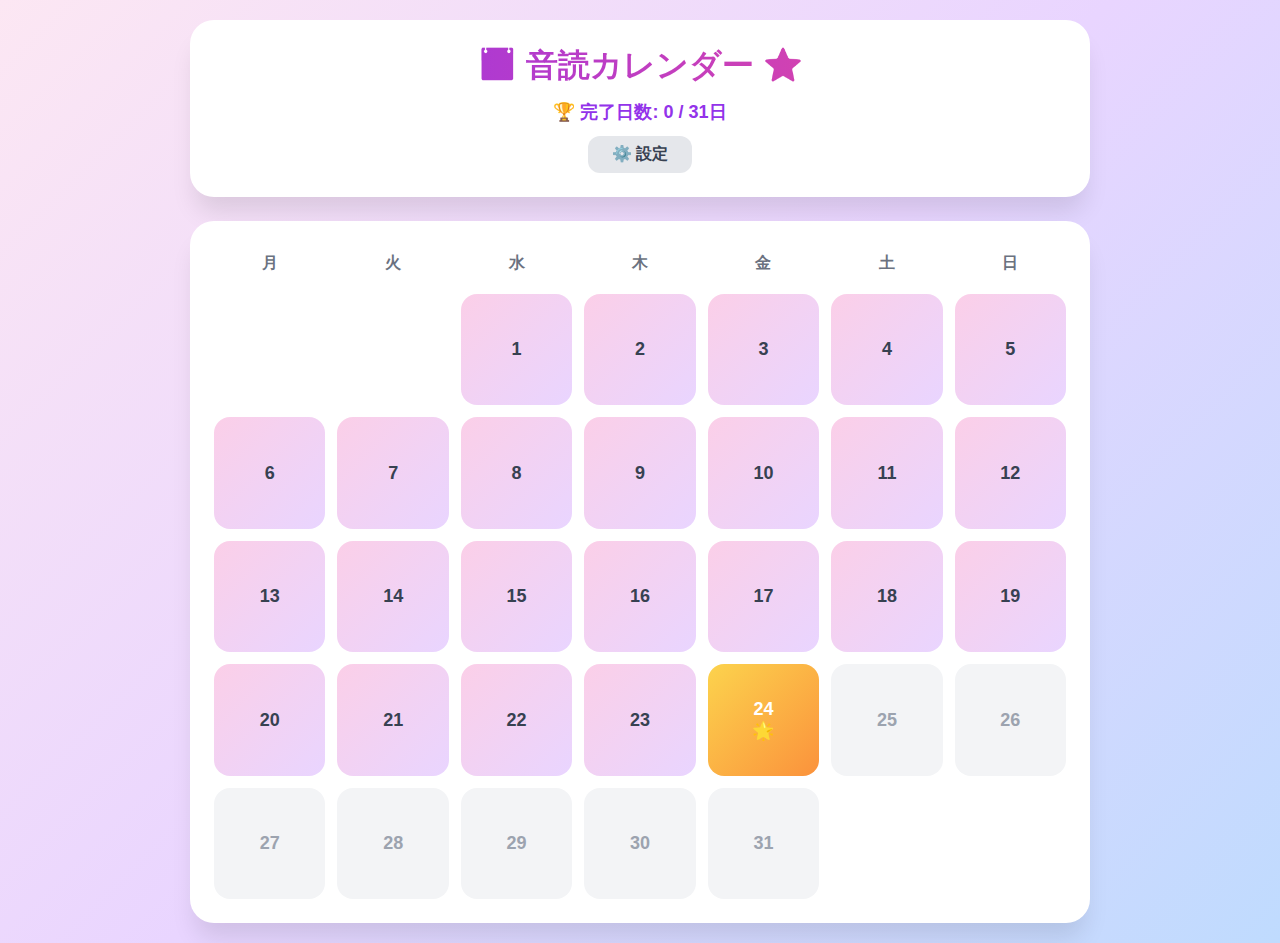
<file: index.html>
<!DOCTYPE html>
<html lang="ja">
<head>
  <meta charset="UTF-8">
  <meta name="viewport" content="width=device-width, initial-scale=1.0">
  <title>音読カレンダー 📚</title>
  <style>
    * { box-sizing: border-box; margin: 0; padding: 0; }
    body {
      font-family: -apple-system, BlinkMacSystemFont, 'Segoe UI', sans-serif;
      background: linear-gradient(135deg, #fce7f3 0%, #e9d5ff 50%, #bfdbfe 100%);
      min-height: 100vh;
      padding: 20px;
    }
    .container { max-width: 900px; margin: 0 auto; }
    .header {
      background: white;
      border-radius: 24px;
      padding: 24px;
      text-align: center;
      box-shadow: 0 20px 25px -5px rgba(0,0,0,0.1);
      margin-bottom: 24px;
    }
    .title {
      font-size: 32px;
      font-weight: bold;
      background: linear-gradient(to right, #9333ea, #ec4899);
      -webkit-background-clip: text;
      -webkit-text-fill-color: transparent;
      margin-bottom: 12px;
    }
    .calendar {
      background: white;
      border-radius: 24px;
      padding: 24px;
      box-shadow: 0 20px 25px -5px rgba(0,0,0,0.1);
    }
    .grid {
      display: grid;
      grid-template-columns: repeat(7, 1fr);
      gap: 12px;
    }
    .weekday-header {
      display: grid;
      grid-template-columns: repeat(7, 1fr);
      gap: 12px;
      margin-bottom: 12px;
      font-weight: bold;
      color: #6b7280;
      text-align: center;
    }
    .weekday {
      padding: 8px 0;
    }
    .empty-day {
      aspect-ratio: 1;
    }
    .day {
      aspect-ratio: 1;
      border: none;
      border-radius: 16px;
      font-size: 18px;
      font-weight: bold;
      cursor: pointer;
      transition: transform 0.2s;
    }
    .day:hover:not(:disabled) { transform: scale(1.1); }
    .day.today {
      background: linear-gradient(135deg, #fcd34d, #fb923c);
      color: white;
      animation: pulse 2s infinite;
    }
    .day.completed {
      background: linear-gradient(135deg, #4ade80, #10b981);
      color: white;
    }
    .day.past {
      background: linear-gradient(135deg, #fbcfe8, #e9d5ff);
      color: #374151;
    }
    .day:disabled {
      background: #f3f4f6;
      color: #9ca3af;
      cursor: not-allowed;
    }
    .modal {
      display: none;
      position: fixed;
      top: 0;
      left: 0;
      right: 0;
      bottom: 0;
      background: rgba(0,0,0,0.5);
      justify-content: center;
      align-items: center;
      z-index: 1000;
    }
    .modal.show { display: flex; }
    .modal-content {
      background: white;
      border-radius: 24px;
      padding: 32px;
      max-width: 500px;
      width: 90%;
      box-shadow: 0 25px 50px -12px rgba(0,0,0,0.25);
    }
    .btn {
      width: 100%;
      padding: 16px;
      border: none;
      border-radius: 12px;
      font-size: 16px;
      font-weight: bold;
      cursor: pointer;
      margin-top: 12px;
    }
    .btn-primary {
      background: linear-gradient(to right, #4ade80, #10b981);
      color: white;
      position: relative;
      overflow: hidden;
    }
    .btn-primary:disabled {
      background: #9ca3af;
      cursor: not-allowed;
    }
    .btn-primary:active:not(:disabled) {
      transform: scale(0.95);
    }
    .spinner {
      display: inline-block;
      width: 20px;
      height: 20px;
      border: 3px solid rgba(255,255,255,0.3);
      border-top-color: white;
      border-radius: 50%;
      animation: spin 0.8s linear infinite;
    }
    @keyframes spin {
      to { transform: rotate(360deg); }
    }
    .btn-secondary {
      background: #e5e7eb;
      color: #374151;
    }
    .record-btn {
      width: 120px;
      height: 120px;
      border-radius: 50%;
      border: none;
      font-size: 48px;
      cursor: pointer;
      margin: 24px auto;
      display: block;
      transition: transform 0.2s;
    }
    .record-btn:hover { transform: scale(1.1); }
    .record-btn.recording {
      background: #4b5563;
      animation: pulse 1s infinite;
    }
    .record-btn.ready {
      background: linear-gradient(135deg, #f87171, #f472b6);
    }
    input {
      width: 100%;
      padding: 12px;
      border: 2px solid #ddd;
      border-radius: 12px;
      font-size: 16px;
      margin-top: 8px;
    }
    @keyframes pulse {
      0%, 100% { opacity: 1; }
      50% { opacity: 0.7; }
    }
  </style>
</head>
<body>
  <div class="container">
    <div class="header">
      <div class="title">📅 音読カレンダー ⭐</div>
      <div id="student-name"></div>
      <div id="stats"></div>
      <button onclick="showSettings()" class="btn btn-secondary" style="width: auto; padding: 8px 24px; margin-top: 12px;">⚙️ 設定</button>
    </div>
    
    <div class="calendar">
      <div class="weekday-header">
        <div class="weekday">月</div>
        <div class="weekday">火</div>
        <div class="weekday">水</div>
        <div class="weekday">木</div>
        <div class="weekday">金</div>
        <div class="weekday">土</div>
        <div class="weekday">日</div>
      </div>
      <div class="grid" id="calendar"></div>
    </div>
  </div>

  <!-- 録音モーダル -->
  <div id="recordModal" class="modal">
    <div class="modal-content">
      <h2 style="text-align: center; margin-bottom: 24px;"><span id="dayNumber"></span>日目の音読</h2>
      <button id="recordBtn" class="record-btn ready" onclick="toggleRecording()">🎤</button>
      <p id="recordStatus" style="text-align: center; color: #6b7280; margin-bottom: 16px;">マイクボタンを押して録音開始</p>
      <audio id="audioPlayer" controls style="width: 100%; display: none; margin-bottom: 16px;"></audio>
      <button onclick="submitRecording()" class="btn btn-primary">✨ Done! コーチに送信</button>
      <button onclick="closeRecord()" class="btn btn-secondary">戻る</button>
    </div>
  </div>

  <!-- 設定モーダル -->
  <div id="settingsModal" class="modal">
    <div class="modal-content">
      <h2 style="text-align: center; margin-bottom: 24px;">⚙️ 設定</h2>
      <label style="display: block; font-weight: 600; margin-bottom: 8px;">あなたの名前</label>
      <input type="text" id="nameInput" placeholder="例: 田中太郎">
      <button onclick="saveSettings()" class="btn btn-primary">保存</button>
      <button onclick="closeSettings()" class="btn btn-secondary">キャンセル</button>
    </div>
  </div>

  <script>
    const GAS_URL = 'https://script.google.com/macros/s/AKfycby554PYVIqdvq9dMm2dbwy3GNu_2Z1AGkos6Nr_vSorou3MgqudnYKBDZnotKU2WjrV/exec';
    
    let mediaRecorder = null;
    let audioChunks = [];
    let audioBlob = null;
    let isRecording = false;
    let selectedDay = null;
    let completedDays = JSON.parse(localStorage.getItem('completedDays') || '[]');
    let studentName = localStorage.getItem('studentName') || '';

    const today = new Date();
    const currentDay = today.getDate();
    const currentMonth = today.getMonth();
    const daysInMonth = new Date(today.getFullYear(), currentMonth + 1, 0).getDate();

    function init() {
      renderCalendar();
      updateHeader();
    }

    function updateHeader() {
      document.getElementById('student-name').innerHTML = studentName ? 
        `<div style="font-size: 18px; font-weight: 600; color: #9333ea; margin: 8px 0;">${studentName}さんの記録</div>` : '';
      document.getElementById('stats').innerHTML = `
        <div style="font-size: 18px; font-weight: bold; color: #9333ea; margin-top: 8px;">
          🏆 完了日数: ${completedDays.length} / ${daysInMonth}日
        </div>
      `;
    }

    function renderCalendar() {
      const calendar = document.getElementById('calendar');
      calendar.innerHTML = '';
      
      // 月の1日が何曜日か取得（0=日曜、1=月曜...）
      const firstDay = new Date(today.getFullYear(), currentMonth, 1).getDay();
      // 月曜始まりに調整（日曜=6, 月曜=0になるように）
      const firstDayAdjusted = firstDay === 0 ? 6 : firstDay - 1;
      
      // 空のセルを追加（月曜始まりに合わせる）
      for (let i = 0; i < firstDayAdjusted; i++) {
        const empty = document.createElement('div');
        empty.className = 'empty-day';
        calendar.appendChild(empty);
      }
      
      // 日付を追加
      for (let day = 1; day <= daysInMonth; day++) {
        const btn = document.createElement('button');
        btn.className = 'day';
        btn.textContent = day;
        
        if (completedDays.includes(day)) {
          btn.className += ' completed';
          btn.innerHTML = day + '<br>✓';
        } else if (day === currentDay) {
          btn.className += ' today';
          btn.innerHTML = day + '<br>🌟';
        } else if (day < currentDay) {
          btn.className += ' past';
        } else {
          btn.disabled = true;
        }
        
        btn.onclick = () => {
          if (day <= currentDay) {
            openRecord(day);
          }
        };
        calendar.appendChild(btn);
      }
    }

    function openRecord(day) {
      selectedDay = day;
      document.getElementById('dayNumber').textContent = day;
      document.getElementById('recordModal').classList.add('show');
      document.getElementById('audioPlayer').style.display = 'none';
    }

    function closeRecord() {
      document.getElementById('recordModal').classList.remove('show');
      if (isRecording) toggleRecording();
      audioBlob = null;
      audioChunks = [];
    }

    async function toggleRecording() {
      const btn = document.getElementById('recordBtn');
      const status = document.getElementById('recordStatus');
      
      if (!isRecording) {
        try {
          const stream = await navigator.mediaDevices.getUserMedia({ audio: true });
          mediaRecorder = new MediaRecorder(stream);
          audioChunks = [];
          
          mediaRecorder.ondataavailable = (e) => audioChunks.push(e.data);
          mediaRecorder.onstop = () => {
            audioBlob = new Blob(audioChunks, { type: 'audio/webm' });
            const url = URL.createObjectURL(audioBlob);
            const player = document.getElementById('audioPlayer');
            player.src = url;
            player.style.display = 'block';
            stream.getTracks().forEach(track => track.stop());
          };
          
          mediaRecorder.start();
          isRecording = true;
          btn.textContent = '⏹️';
          btn.className = 'record-btn recording';
          status.textContent = '録音中... もう一度押して停止';
        } catch (err) {
          alert('マイクへのアクセスが必要です');
        }
      } else {
        mediaRecorder.stop();
        isRecording = false;
        btn.textContent = '🎤';
        btn.className = 'record-btn ready';
        status.textContent = '録音完了！再生して確認できます';
      }
    }

    async function submitRecording() {
      if (!studentName) {
        alert('設定から名前を入力してください');
        showSettings();
        return;
      }

      if (!audioBlob) {
        alert('録音してください');
        return;
      }

      // ボタンを無効化して送信中表示
      const submitBtn = document.getElementById('submitBtn');
      const originalText = submitBtn.innerHTML;
      submitBtn.disabled = true;
      submitBtn.innerHTML = '<span class="spinner"></span> 送信中...';
      submitBtn.style.background = '#9ca3af'; // グレーに変更

      const reader = new FileReader();
      reader.readAsDataURL(audioBlob);
      
      reader.onloadend = async () => {
        try {
          // 最低1秒は送信中表示を見せる
          const sendPromise = fetch(GAS_URL, {
            method: 'POST',
            mode: 'no-cors',
            body: JSON.stringify({
              audioData: reader.result,
              studentName: studentName,
              day: selectedDay,
            }),
          });
          
          const delayPromise = new Promise(resolve => setTimeout(resolve, 1000));
          await Promise.all([sendPromise, delayPromise]);

          alert(`✨ ${studentName}さんの${selectedDay}日目の音読を送信しました！`);
          
          if (!completedDays.includes(selectedDay)) {
            completedDays.push(selectedDay);
            localStorage.setItem('completedDays', JSON.stringify(completedDays));
          }
          
          closeRecord();
          renderCalendar();
          updateHeader();
        } catch (err) {
          alert('送信に失敗しました');
          // エラー時はボタンを元に戻す
          submitBtn.disabled = false;
          submitBtn.innerHTML = originalText;
          submitBtn.style.background = '';
        }
      };
    }

    function showSettings() {
      document.getElementById('nameInput').value = studentName;
      document.getElementById('settingsModal').classList.add('show');
    }

    function closeSettings() {
      document.getElementById('settingsModal').classList.remove('show');
    }

    function saveSettings() {
      const name = document.getElementById('nameInput').value.trim();
      if (name) {
        studentName = name;
        localStorage.setItem('studentName', name);
        updateHeader();
        closeSettings();
        alert('設定を保存しました！');
      } else {
        alert('名前を入力してください');
      }
    }

    init();
  </script>
</body>
</html>
</file>
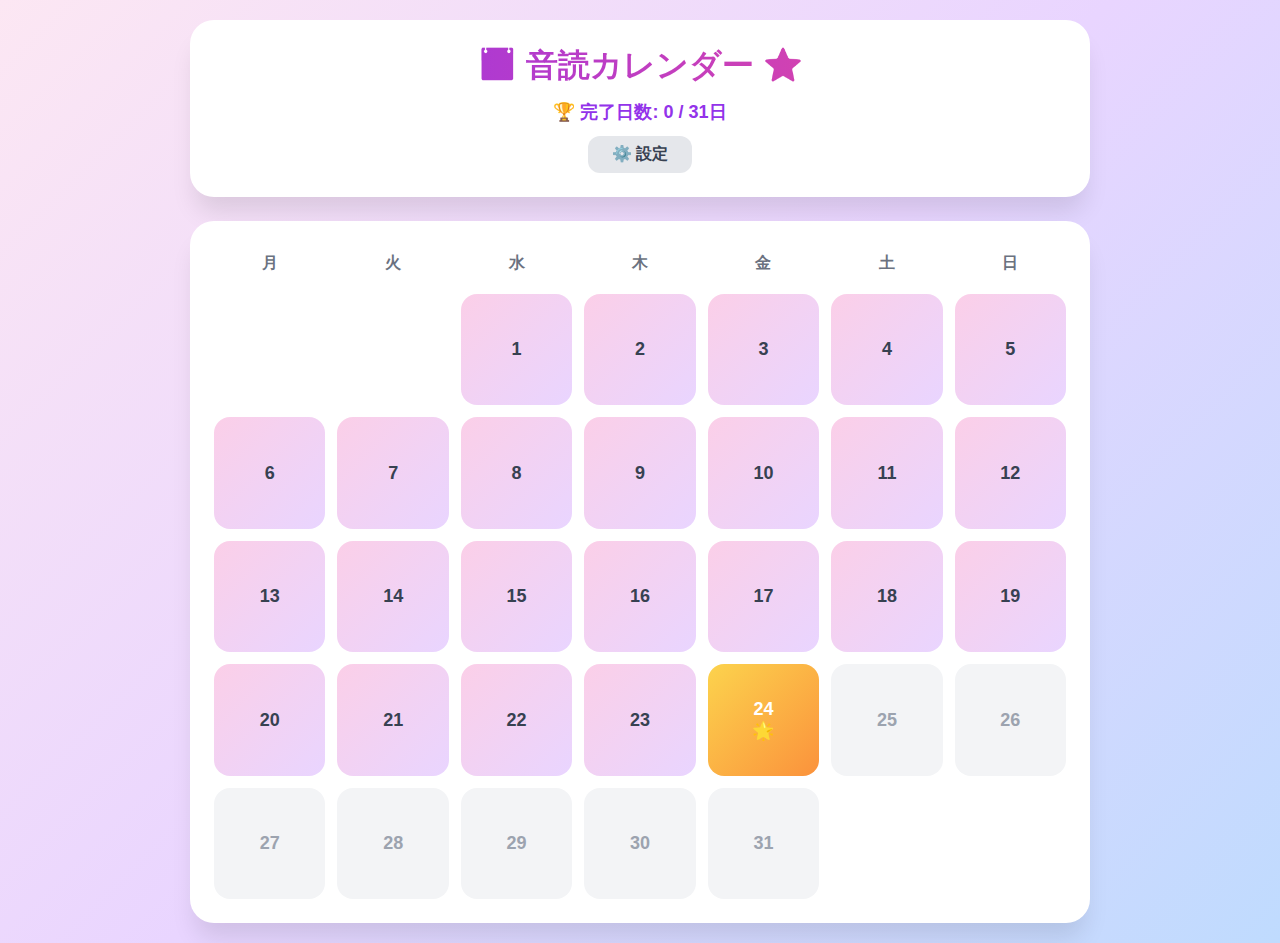
<file: textbook/index.html>
<!DOCTYPE html>
<html lang="ja">
<head>
  <meta charset="UTF-8">
  <meta name="viewport" content="width=device-width, initial-scale=1.0">
  <title>音読カレンダー 📚</title>
  <style>
    * { box-sizing: border-box; margin: 0; padding: 0; }
    body {
      font-family: -apple-system, BlinkMacSystemFont, 'Segoe UI', sans-serif;
      background: linear-gradient(135deg, #fce7f3 0%, #e9d5ff 50%, #bfdbfe 100%);
      min-height: 100vh;
      padding: 20px;
    }
    .container { max-width: 900px; margin: 0 auto; }
    .header {
      background: white;
      border-radius: 24px;
      padding: 24px;
      text-align: center;
      box-shadow: 0 20px 25px -5px rgba(0,0,0,0.1);
      margin-bottom: 24px;
    }
    .title {
      font-size: 32px;
      font-weight: bold;
      background: linear-gradient(to right, #9333ea, #ec4899);
      -webkit-background-clip: text;
      -webkit-text-fill-color: transparent;
      margin-bottom: 12px;
    }
    .calendar {
      background: white;
      border-radius: 24px;
      padding: 24px;
      box-shadow: 0 20px 25px -5px rgba(0,0,0,0.1);
    }
    .grid {
      display: grid;
      grid-template-columns: repeat(7, 1fr);
      gap: 12px;
    }
    .weekday-header {
      display: grid;
      grid-template-columns: repeat(7, 1fr);
      gap: 12px;
      margin-bottom: 12px;
      font-weight: bold;
      color: #6b7280;
      text-align: center;
    }
    .weekday {
      padding: 8px 0;
    }
    .empty-day {
      aspect-ratio: 1;
    }
    .day {
      aspect-ratio: 1;
      border: none;
      border-radius: 16px;
      font-size: 18px;
      font-weight: bold;
      cursor: pointer;
      transition: transform 0.2s;
    }
    .day:hover:not(:disabled) { transform: scale(1.1); }
    .day.today {
      background: linear-gradient(135deg, #fcd34d, #fb923c);
      color: white;
      animation: pulse 2s infinite;
    }
    .day.completed {
      background: linear-gradient(135deg, #4ade80, #10b981);
      color: white;
    }
    .day.past {
      background: linear-gradient(135deg, #fbcfe8, #e9d5ff);
      color: #374151;
    }
    .day:disabled {
      background: #f3f4f6;
      color: #9ca3af;
      cursor: not-allowed;
    }
    .modal {
      display: none;
      position: fixed;
      top: 0;
      left: 0;
      right: 0;
      bottom: 0;
      background: rgba(0,0,0,0.5);
      justify-content: center;
      align-items: center;
      z-index: 1000;
    }
    .modal.show { display: flex; }
    .modal-content {
      background: white;
      border-radius: 24px;
      padding: 32px;
      max-width: 500px;
      width: 90%;
      box-shadow: 0 25px 50px -12px rgba(0,0,0,0.25);
    }
    .btn {
      width: 100%;
      padding: 16px;
      border: none;
      border-radius: 12px;
      font-size: 16px;
      font-weight: bold;
      cursor: pointer;
      margin-top: 12px;
    }
    .btn-primary {
      background: linear-gradient(to right, #4ade80, #10b981);
      color: white;
      position: relative;
      overflow: hidden;
    }
    .btn-primary:disabled {
      background: #9ca3af;
      cursor: not-allowed;
    }
    .btn-primary:active:not(:disabled) {
      transform: scale(0.95);
    }
    .spinner {
      display: inline-block;
      width: 20px;
      height: 20px;
      border: 3px solid rgba(255,255,255,0.3);
      border-top-color: white;
      border-radius: 50%;
      animation: spin 0.8s linear infinite;
    }
    @keyframes spin {
      to { transform: rotate(360deg); }
    }
    .btn-secondary {
      background: #e5e7eb;
      color: #374151;
    }
    .record-btn {
      width: 120px;
      height: 120px;
      border-radius: 50%;
      border: none;
      font-size: 48px;
      cursor: pointer;
      margin: 24px auto;
      display: block;
      transition: transform 0.2s;
    }
    .record-btn:hover { transform: scale(1.1); }
    .record-btn.recording {
      background: #4b5563;
      animation: pulse 1s infinite;
    }
    .record-btn.ready {
      background: linear-gradient(135deg, #f87171, #f472b6);
    }
    input {
      width: 100%;
      padding: 12px;
      border: 2px solid #ddd;
      border-radius: 12px;
      font-size: 16px;
      margin-top: 8px;
    }
    @keyframes pulse {
      0%, 100% { opacity: 1; }
      50% { opacity: 0.7; }
    }
  </style>
</head>
<body>
  <div class="container">
    <div class="header">
      <div class="title">📅 音読カレンダー ⭐</div>
      <div id="student-name"></div>
      <div id="stats"></div>
      <button onclick="showSettings()" class="btn btn-secondary" style="width: auto; padding: 8px 24px; margin-top: 12px;">⚙️ 設定</button>
    </div>
    
    <div class="calendar">
      <div class="weekday-header">
        <div class="weekday">月</div>
        <div class="weekday">火</div>
        <div class="weekday">水</div>
        <div class="weekday">木</div>
        <div class="weekday">金</div>
        <div class="weekday">土</div>
        <div class="weekday">日</div>
      </div>
      <div class="grid" id="calendar"></div>
    </div>
  </div>

  <div id="recordModal" class="modal">
    <div class="modal-content">
      <h2 style="text-align: center; margin-bottom: 24px;"><span id="dayNumber"></span>日目の音読</h2>
      <button id="recordBtn" class="record-btn ready" onclick="toggleRecording()">🎤</button>
      <p id="recordStatus" style="text-align: center; color: #6b7280; margin-bottom: 16px;">マイクボタンを押して録音開始</p>
      <audio id="audioPlayer" controls style="width: 100%; display: none; margin-bottom: 16px;"></audio>
      <button onclick="submitRecording(this)" class="btn btn-primary">✨ Done! コーチに送信</button>
      <button onclick="closeRecord()" class="btn btn-secondary">戻る</button>
    </div>
  </div>

  <div id="settingsModal" class="modal">
    <div class="modal-content">
      <h2 style="text-align: center; margin-bottom: 24px;">⚙️ 設定</h2>
      <label style="display: block; font-weight: 600; margin-bottom: 8px;">あなたの名前</label>
      <input type="text" id="nameInput" placeholder="例: 田中太郎">
      <button onclick="saveSettings()" class="btn btn-primary">保存</button>
      <button onclick="closeSettings()" class="btn btn-secondary">キャンセル</button>
    </div>
  </div>

  <script>
    const GAS_URL = 'https://script.google.com/macros/s/AKfycbzRwBx_XrJGvRMC2vAagtknPKD86ME9atrxCbIokJBxJs0K-ZFLBVDihxf3hwop5glf/exec';
    
    let mediaRecorder = null;
    let audioChunks = [];
    let audioBlob = null;
    let isRecording = false;
    let selectedDay = null;
    let completedDays = JSON.parse(localStorage.getItem('completedDays') || '[]');
    let studentName = localStorage.getItem('studentName') || '';

    const today = new Date();
    const currentDay = today.getDate();
    const currentMonth = today.getMonth();
    const daysInMonth = new Date(today.getFullYear(), currentMonth + 1, 0).getDate();

    function init() {
      renderCalendar();
      updateHeader();
    }

    function updateHeader() {
      document.getElementById('student-name').innerHTML = studentName ? 
        `<div style="font-size: 18px; font-weight: 600; color: #9333ea; margin: 8px 0;">${studentName}さんの記録</div>` : '';
      document.getElementById('stats').innerHTML = `
        <div style="font-size: 18px; font-weight: bold; color: #9333ea; margin-top: 8px;">
          🏆 完了日数: ${completedDays.length} / ${daysInMonth}日
        </div>
      `;
    }

    function renderCalendar() {
      const calendar = document.getElementById('calendar');
      calendar.innerHTML = '';
      
      const firstDay = new Date(today.getFullYear(), currentMonth, 1).getDay();
      const firstDayAdjusted = firstDay === 0 ? 6 : firstDay - 1;
      
      for (let i = 0; i < firstDayAdjusted; i++) {
        const empty = document.createElement('div');
        empty.className = 'empty-day';
        calendar.appendChild(empty);
      }
      
      for (let day = 1; day <= daysInMonth; day++) {
        const btn = document.createElement('button');
        btn.className = 'day';
        btn.textContent = day;
        
        if (completedDays.includes(day)) {
          btn.className += ' completed';
          btn.innerHTML = day + '<br>✓';
        } else if (day === currentDay) {
          btn.className += ' today';
          btn.innerHTML = day + '<br>🌟';
        } else if (day < currentDay) {
          btn.className += ' past';
        } else {
          btn.disabled = true;
        }
        
        btn.onclick = () => {
          if (day <= currentDay) {
            openRecord(day);
          }
        };
        calendar.appendChild(btn);
      }
    }

    function openRecord(day) {
      selectedDay = day;
      document.getElementById('dayNumber').textContent = day;
      document.getElementById('recordModal').classList.add('show');
      document.getElementById('audioPlayer').style.display = 'none';
    }

    function closeRecord() {
      document.getElementById('recordModal').classList.remove('show');
      if (isRecording) toggleRecording();
      audioBlob = null;
      audioChunks = [];
    }

    async function toggleRecording() {
      const btn = document.getElementById('recordBtn');
      const status = document.getElementById('recordStatus');
      
      if (!isRecording) {
        try {
          const stream = await navigator.mediaDevices.getUserMedia({ audio: true });
          mediaRecorder = new MediaRecorder(stream);
          audioChunks = [];
          
          mediaRecorder.ondataavailable = (e) => audioChunks.push(e.data);
          mediaRecorder.onstop = () => {
            audioBlob = new Blob(audioChunks, { type: 'audio/webm' });
            const url = URL.createObjectURL(audioBlob);
            const player = document.getElementById('audioPlayer');
            player.src = url;
            player.style.display = 'block';
            stream.getTracks().forEach(track => track.stop());
          };
          
          mediaRecorder.start();
          isRecording = true;
          btn.textContent = '⏹️';
          btn.className = 'record-btn recording';
          status.textContent = '録音中... もう一度押して停止';
        } catch (err) {
          alert('マイクへのアクセスが必要です');
        }
      } else {
        mediaRecorder.stop();
        isRecording = false;
        btn.textContent = '🎤';
        btn.className = 'record-btn ready';
        status.textContent = '録音完了！再生して確認できます';
      }
    }

    async function submitRecording(doneBtn) {
      if (!studentName) {
        alert('設定から名前を入力してください');
        showSettings();
        return;
      }

      if (!audioBlob) {
        alert('録音してください');
        return;
      }

      const originalText = doneBtn.innerHTML;
      doneBtn.disabled = true;
      doneBtn.innerHTML = '<span class="spinner"></span> 送信中...';
      doneBtn.style.background = '#9ca3af';

      const reader = new FileReader();
      reader.readAsDataURL(audioBlob);
      
      reader.onloadend = async () => {
        try {
          const sendPromise = fetch(GAS_URL, {
            method: 'POST',
            mode: 'no-cors',
            body: JSON.stringify({
              audioData: reader.result,
              studentName: studentName,
              day: selectedDay,
            }),
          });
          
          const delayPromise = new Promise(resolve => setTimeout(resolve, 1000));
          await Promise.all([sendPromise, delayPromise]);

          alert(`✨ ${studentName}さんの${selectedDay}日目の音読を送信しました！`);
          
          if (!completedDays.includes(selectedDay)) {
            completedDays.push(selectedDay);
            localStorage.setItem('completedDays', JSON.stringify(completedDays));
          }
          
          closeRecord();
          renderCalendar();
          updateHeader();
        } catch (err) {
          alert('送信に失敗しました');
          doneBtn.disabled = false;
          doneBtn.innerHTML = originalText;
          doneBtn.removeAttribute('style'); // ← ここを修正！
        }
      };
    }

    function showSettings() {
      document.getElementById('nameInput').value = studentName;
      document.getElementById('settingsModal').classList.add('show');
    }

    function closeSettings() {
      document.getElementById('settingsModal').classList.remove('show');
    }

    function saveSettings() {
      const name = document.getElementById('nameInput').value.trim();
      if (name) {
        studentName = name;
        localStorage.setItem('studentName', name);
        updateHeader();
        closeSettings();
        alert('設定を保存しました！');
      } else {
        alert('名前を入力してください');
      }
    }

    init();
  </script>
</body>
</html>
</file>
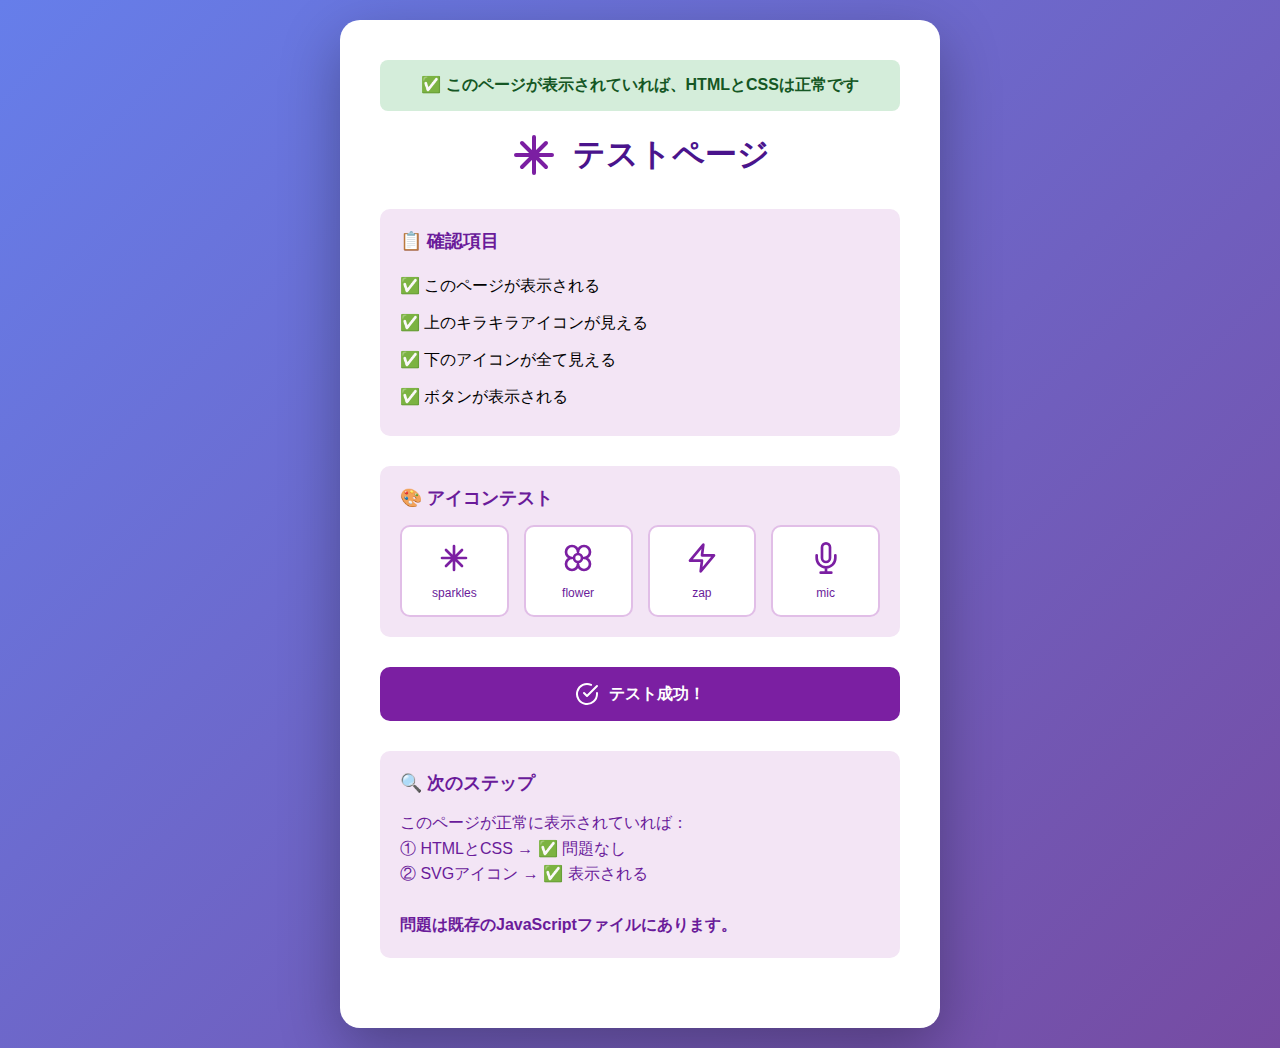
<file: affirmation/test-minimal.html>
<!DOCTYPE html>
<html lang="ja">
<head>
  <meta charset="UTF-8">
  <meta name="viewport" content="width=device-width, initial-scale=1.0">
  <title>テスト - アファメーションカレンダー</title>
  <style>
    * {
      margin: 0;
      padding: 0;
      box-sizing: border-box;
    }
    
    body {
      font-family: -apple-system, BlinkMacSystemFont, 'Segoe UI', sans-serif;
      background: linear-gradient(135deg, #667eea 0%, #764ba2 100%);
      min-height: 100vh;
      display: flex;
      align-items: center;
      justify-content: center;
      padding: 20px;
    }
    
    .container {
      background: white;
      border-radius: 20px;
      padding: 40px;
      max-width: 600px;
      width: 100%;
      box-shadow: 0 20px 60px rgba(0,0,0,0.3);
    }
    
    h1 {
      color: #4a148c;
      text-align: center;
      margin-bottom: 30px;
      display: flex;
      align-items: center;
      justify-content: center;
      gap: 15px;
    }
    
    .icon {
      width: 48px;
      height: 48px;
      stroke: #7b1fa2;
      fill: none;
      stroke-width: 2;
      stroke-linecap: round;
      stroke-linejoin: round;
    }
    
    .test-section {
      margin: 30px 0;
      padding: 20px;
      background: #f3e5f5;
      border-radius: 10px;
    }
    
    .test-section h2 {
      color: #6a1b9a;
      margin-bottom: 15px;
      font-size: 18px;
    }
    
    .icon-grid {
      display: grid;
      grid-template-columns: repeat(auto-fit, minmax(100px, 1fr));
      gap: 15px;
      margin-top: 15px;
    }
    
    .icon-item {
      text-align: center;
      padding: 15px;
      background: white;
      border-radius: 10px;
      border: 2px solid #e1bee7;
    }
    
    .icon-item .icon {
      width: 32px;
      height: 32px;
      margin-bottom: 8px;
    }
    
    .icon-label {
      font-size: 12px;
      color: #6a1b9a;
    }
    
    .status {
      padding: 15px;
      background: #d4edda;
      color: #155724;
      border-radius: 8px;
      text-align: center;
      font-weight: bold;
      margin-bottom: 20px;
    }
    
    .btn {
      background: #7b1fa2;
      color: white;
      border: none;
      padding: 15px 30px;
      border-radius: 10px;
      font-size: 16px;
      font-weight: 600;
      cursor: pointer;
      width: 100%;
      margin-top: 20px;
      display: flex;
      align-items: center;
      justify-content: center;
      gap: 10px;
    }
    
    .btn:hover {
      background: #6a1b9a;
      transform: translateY(-2px);
      box-shadow: 0 5px 15px rgba(123, 31, 162, 0.3);
    }
  </style>
</head>
<body>
  <div class="container">
    <div class="status">
      ✅ このページが表示されていれば、HTMLとCSSは正常です
    </div>
    
    <h1>
      <svg class="icon" viewBox="0 0 24 24">
        <path d="M12 3v18M3 12h18M6 6l12 12M6 18L18 6"/>
      </svg>
      テストページ
    </h1>

    <div class="test-section">
      <h2>📋 確認項目</h2>
      <ul style="list-style: none; padding: 0;">
        <li style="padding: 8px 0;">✅ このページが表示される</li>
        <li style="padding: 8px 0;">✅ 上のキラキラアイコンが見える</li>
        <li style="padding: 8px 0;">✅ 下のアイコンが全て見える</li>
        <li style="padding: 8px 0;">✅ ボタンが表示される</li>
      </ul>
    </div>

    <div class="test-section">
      <h2>🎨 アイコンテスト</h2>
      <div class="icon-grid">
        <div class="icon-item">
          <svg class="icon" viewBox="0 0 24 24">
            <path d="M12 3v18M3 12h18M6 6l12 12M6 18L18 6"/>
          </svg>
          <div class="icon-label">sparkles</div>
        </div>
        
        <div class="icon-item">
          <svg class="icon" viewBox="0 0 24 24">
            <circle cx="12" cy="12" r="3"/>
            <path d="M12 16.5A4.5 4.5 0 1 1 7.5 12 4.5 4.5 0 1 1 12 7.5a4.5 4.5 0 1 1 4.5 4.5 4.5 4.5 0 1 1-4.5 4.5"/>
          </svg>
          <div class="icon-label">flower</div>
        </div>
        
        <div class="icon-item">
          <svg class="icon" viewBox="0 0 24 24">
            <polygon points="13 2 3 14 12 14 11 22 21 10 12 10 13 2"/>
          </svg>
          <div class="icon-label">zap</div>
        </div>
        
        <div class="icon-item">
          <svg class="icon" viewBox="0 0 24 24">
            <path d="M12 1a3 3 0 0 0-3 3v8a3 3 0 0 0 6 0V4a3 3 0 0 0-3-3z"/>
            <path d="M19 10v2a7 7 0 0 1-14 0v-2M12 19v4M8 23h8"/>
          </svg>
          <div class="icon-label">mic</div>
        </div>
      </div>
    </div>

    <button class="btn">
      <svg class="icon" viewBox="0 0 24 24" style="width: 24px; height: 24px; stroke: white;">
        <path d="M22 11.08V12a10 10 0 1 1-5.93-9.14"/>
        <polyline points="22 4 12 14.01 9 11.01"/>
      </svg>
      テスト成功！
    </button>

    <div class="test-section" style="margin-top: 30px;">
      <h2>🔍 次のステップ</h2>
      <p style="color: #6a1b9a; line-height: 1.6;">
        このページが正常に表示されていれば：<br>
        ① HTMLとCSS → ✅ 問題なし<br>
        ② SVGアイコン → ✅ 表示される<br>
        <br>
        <strong>問題は既存のJavaScriptファイルにあります。</strong>
      </p>
    </div>
  </div>
</body>
</html>
</file>
